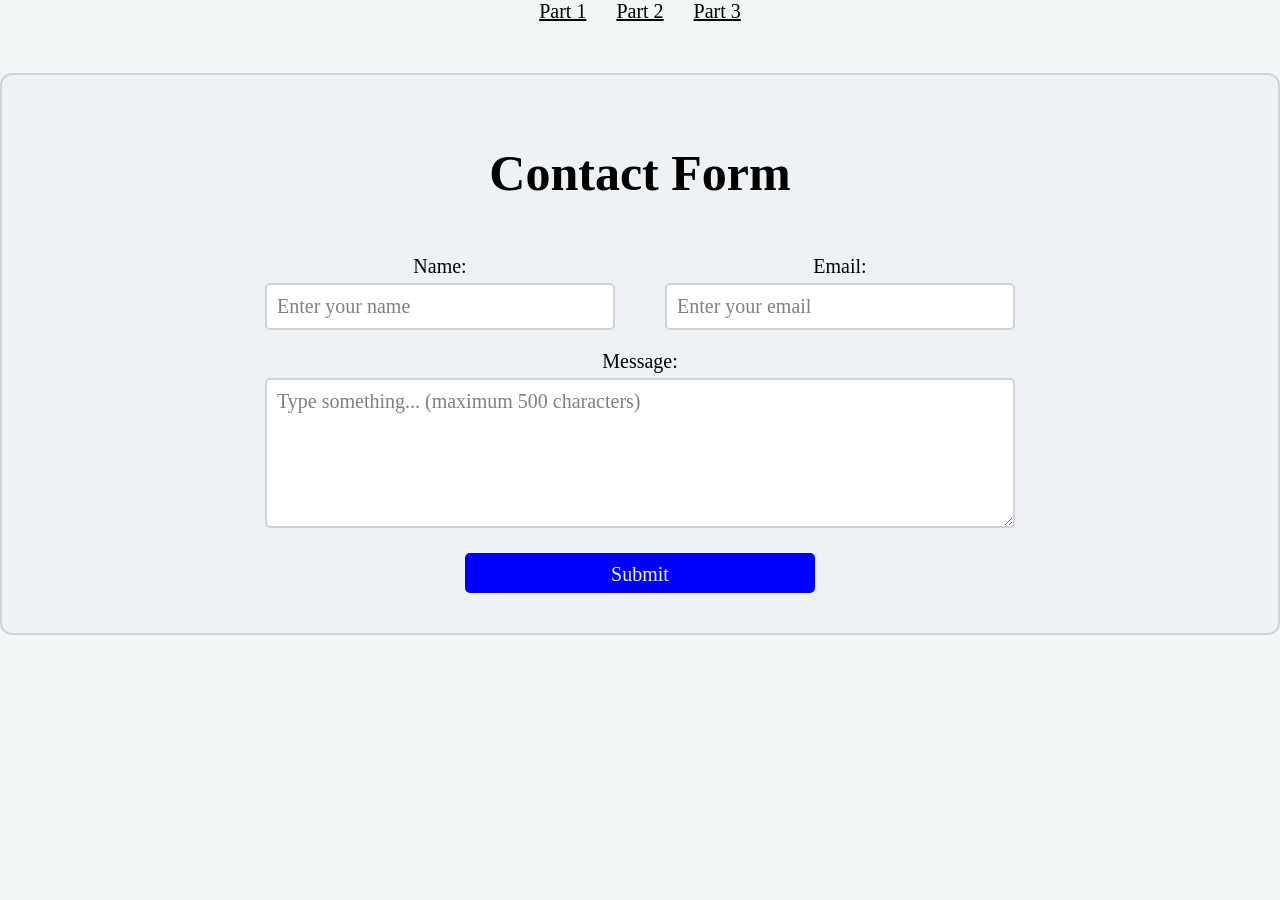
<file: index.html>
<!DOCTYPE html>
<html lang="en">
<head>
    <meta charset="UTF-8">
    <meta name="viewport" content="width=device-width, initial-scale=1.0">
    <link rel="stylesheet" href="styles.css">
    <title>Part 1</title>
</head>
<body>
    <nav class="navbar">
        <div class="nav">
            <a href="index.html">Part 1</a>
        </div>
        <div class="nav">
            <a href="part2.html">Part 2</a>
        </div>
        <div class="nav">
            <a href="part3.html">Part 3</a>
        </div>
    </nav>
    <form>
        <h1>Contact Form</h1>
        <div class="row">
            <div class="r1">
                <label for="name">Name: </label>
                <input type="text" id="name" name="name" minlength="2" maxlength="15" placeholder="Enter your name" required>
            </div>
            <div class="r2">
                <label for="email">Email:</label>
                <input type="email" id="email" name="email" placeholder="Enter your email" required>
            </div>
        </div>
        <label for="msg">Message:</label>
        <textarea id="msg" name="msg" placeholder="Type something... (maximum 500 characters)" maxlength="500" required></textarea>
        <label><input type="submit" id="submit" name="submit" value="Submit"></label>
    </form>
</body>    
</html>
</file>
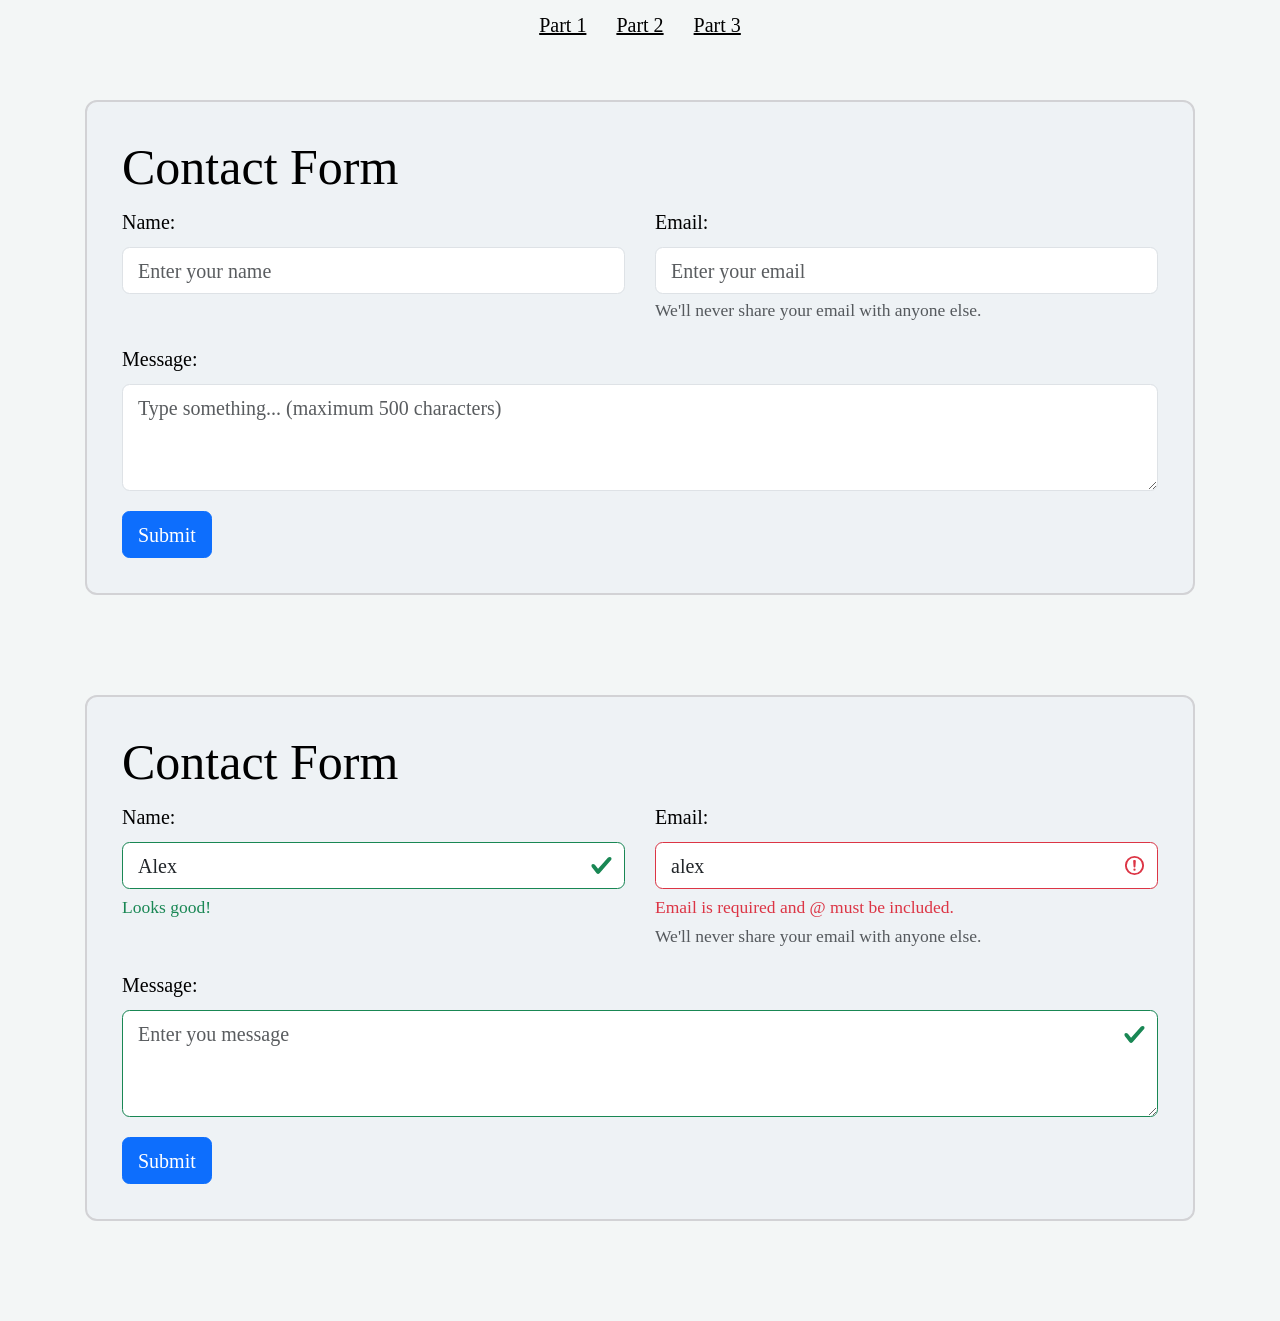
<file: part2.html>
<!DOCTYPE html>
<html lang="en">
<head>
    <meta charset="UTF-8">
    <meta name="viewport" content="width=device-width, initial-scale=1.0">
    <link href="https://cdn.jsdelivr.net/npm/bootstrap@5.3.8/dist/css/bootstrap.min.css" rel="stylesheet" integrity="sha384-sRIl4kxILFvY47J16cr9ZwB07vP4J8+LH7qKQnuqkuIAvNWLzeN8tE5YBujZqJLB" crossorigin="anonymous">
    <script src="https://cdn.jsdelivr.net/npm/bootstrap@5.3.8/dist/js/bootstrap.bundle.min.js"></script>
    <link rel="stylesheet" href="styles2.css">
    <title>Part 2</title>
</head>
<body>
    <nav class="navbar">
        <div class="nav">
            <a href="index.html">Part 1</a>
        </div>
        <div class="nav">
            <a href="part2.html">Part 2</a>
        </div>
        <div class="nav">
            <a href="part3.html">Part 3</a>
        </div>
    </nav>
    <div class="container">
        <form class="needs-validation" novalidate>
            <div class="row">
            <h1>Contact Form</h1>
                <div class="col-md-6 mb-3">
                    <label for="name" class="form-label">Name:</label>
                    <input type="text" class="form-control" id="name" placeholder="Enter your name" required>
                    <div class="invalid-feedback">Name is required.</div>
                    <div class="valid-feedback">Looks good!</div>
                </div>
                <div class="col-md-6 mb-3">
                    <label for="email" class="form-label">Email:</label>
                    <input type="email" class="form-control" id="email" placeholder="Enter your email" required>
                    <div class="invalid-feedback">Email is required and @ must be included.</div>
                    <div class="valid-feedback">Looks good!</div>
                    <small id="emailHelp" class="form-text text-body-secondary">We'll never share your email with anyone else.</small>
                </div>
                <div class="col-12 mb-3">
                    <label for="msg" class="form-label">Message:</label>
                    <textarea class="form-control" id="msg" rows="3" placeholder="Type something... (maximum 500 characters)" required></textarea>
                    <div class="invalid-feedback">Message is required.</div>
                    <div class="valid-feedback">Looks good!</div>
                </div>
                </div>
            <button type="submit" class="btn btn-primary">Submit</button>
        </form>
        <!--the same second form with is-valid and is-invalid which doesnt change the validness-->
        <form>
            <h1>Contact Form</h1>
            <div class="row">
                <div class="col-md-6 mb-3">
                    <label for="name" class="form-label">Name:</label>
                    <input type="text" class="form-control is-valid" id="name" value="Alex" required>
                    <div class="invalid-feedback">Name is required.</div>
                    <div class="valid-feedback">Looks good!</div>
                </div>
                <div class="col-md-6 mb-3">
                    <label for="email" class="form-label">Email:</label>
                    <input type="email" class="form-control is-invalid" id="email" value="alex" required>
                    <div class="invalid-feedback">Email is required and @ must be included.</div>
                    <div class="valid-feedback">Looks good!</div>
                    <small id="emailHelp" class="form-text text-body-secondary">We'll never share your email with anyone else.</small>
                </div>
                <div class="col-12 mb-3">
                    <label for="msg" class="form-label">Message:</label>
                    <textarea class="form-control is-valid" id="msg" rows="3" placeholder="Enter you message" required></textarea>
                </div>
            </div>
            <button type="submit" class="btn btn-primary">Submit</button>
        </form>
        </div>
        <script>
            (() => {
            'use strict'
            const forms = document.querySelectorAll('.needs-validation')
            Array.from(forms).forEach(form => {
                form.addEventListener('submit', event => {
                if (!form.checkValidity()) {
                    event.preventDefault()
                    event.stopPropagation()
                }
                form.classList.add('was-validated')
                }, false)
            })
            })()
        </script>
</body>    
</html>
</file>
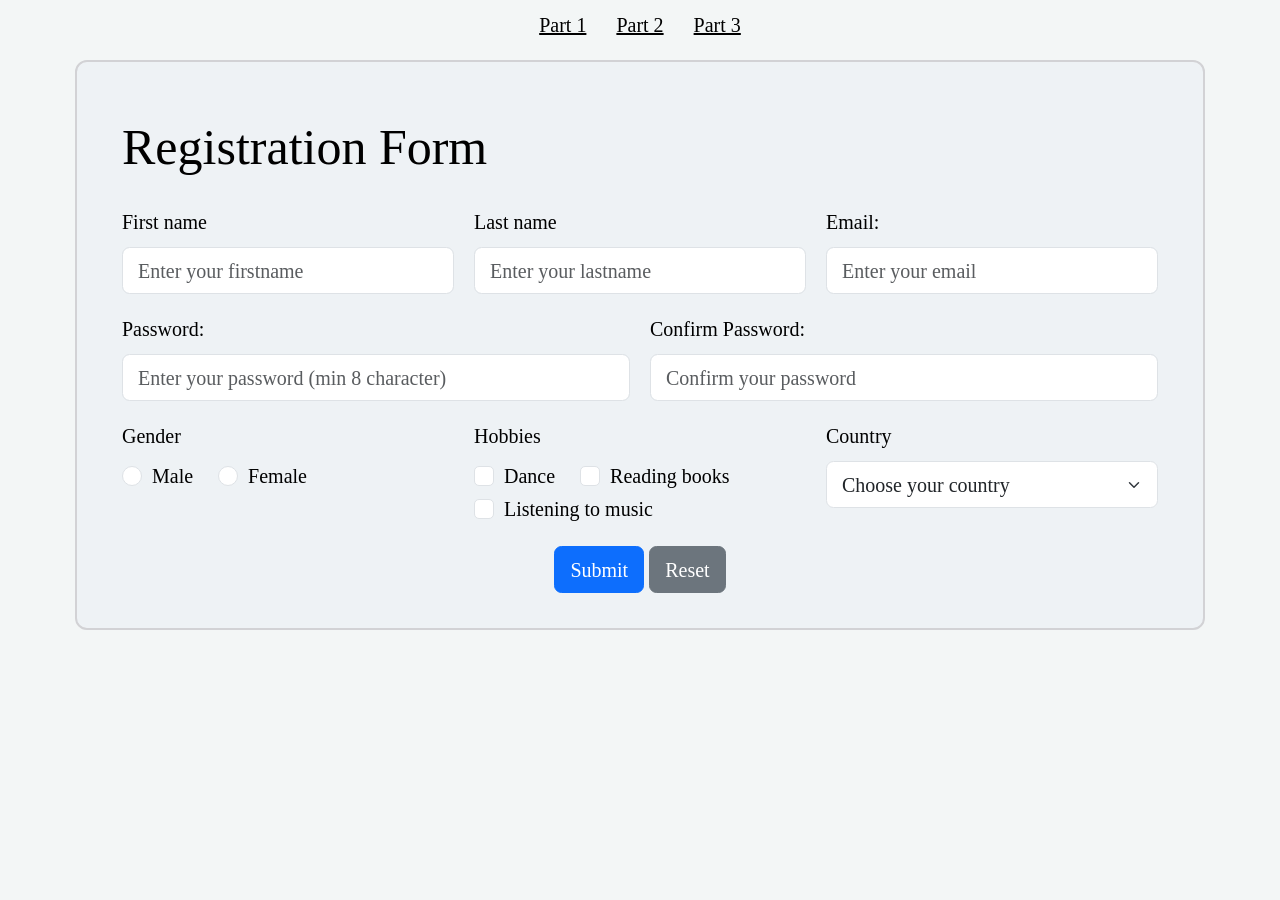
<file: part3.html>
<!DOCTYPE html>
<html lang="en">
<head>
    <meta charset="UTF-8">
    <meta name="viewport" content="width=device-width, initial-scale=1.0">
    <link href="https://cdn.jsdelivr.net/npm/bootstrap@5.3.8/dist/css/bootstrap.min.css" rel="stylesheet" integrity="sha384-sRIl4kxILFvY47J16cr9ZwB07vP4J8+LH7qKQnuqkuIAvNWLzeN8tE5YBujZqJLB" crossorigin="anonymous">
    <link rel="stylesheet" href="styles3.css">
    <title>Part 3</title>
</head>
<body>
    <nav class="navbar">
        <div class="nav">
            <a href="index.html">Part 1</a>
        </div>
        <div class="nav">
            <a href="part2.html">Part 2</a>
        </div>
        <div class="nav">
            <a href="part3.html">Part 3</a>
        </div>
    </nav>
    <div class="container">
        <form class="row g-3 needs-validation" novalidate>
            <h1>Registration Form</h1>
            <div class="col-md-4">
                <label for="fname" class="form-label">First name</label>
                <input type="text" class="form-control" id="fname" placeholder="Enter your firstname" required>
                <div class="invalid-feedback">Firstname is required!</div>
                <div class="valid-feedback">Looks good!</div>
            </div>
            <div class="col-md-4">
                <label for="sname" class="form-label">Last name</label>
                <input type="text" class="form-control" id="sname" placeholder="Enter your lastname" required>
                <div class="invalid-feedback">Lastname is required!</div>
                <div class="valid-feedback">Looks good!</div>
            </div>
            <div class="col-md-4">
                <label for="email" class="form-label">Email:</label>
                <input type="email" class="form-control" id="email" placeholder="Enter your email" required>
                <div class="invalid-feedback">Include @!</div>
                <div class="valid-feedback">Looks good!</div>
            </div>
            <div class="col-md-6">
                <label for="pwd" class="form-label">Password:</label>
                <input type="password" class="form-control" id="pwd" minlength="8" placeholder="Enter your password (min 8 character)" name="pwd" required>
                <div class="invalid-feedback">Password must be at least of 8 characters.</div>
                <div class="valid-feedback">Looks good!</div>
            </div>
            <div class="col-md-6">
                <label for="confirm" class="form-label">Confirm Password:</label>
                <input type="password" class="form-control" id="confirm" minlength="8" placeholder="Confirm your password" name="confirm" required>
                <div class="invalid-feedback">Password must be at least of 8 characters.</div>
                <div class="valid-feedback">Looks good!</div>
            </div>
             <div class="col-4">
                <label class="form-label d-block">Gender</label>
                <div class="form-check form-check-inline">
                    <input class="form-check-input" type="radio" name="gender" id="male" value="male" required>
                    <label class="form-check-label" for="male">Male</label>
                </div>
                <div class="form-check form-check-inline">
                    <input class="form-check-input" type="radio" name="gender" id="female" value="female">
                    <label class="form-check-label" for="female">Female</label>
                </div>
            </div>
            <div class="col-4">
                <label class="form-label d-block">Hobbies</label>
                <div class="form-check form-check-inline">
                    <input class="form-check-input" type="checkbox" id="dance" value="dance">
                    <label class="form-check-label" for="dance">Dance</label>
                </div>
                <div class="form-check form-check-inline">
                    <input class="form-check-input" type="checkbox" id="books" value="books">
                    <label class="form-check-label" for="books">Reading books</label>
                </div>
                <div class="form-check form-check-inline">
                    <input class="form-check-input" type="checkbox" id="music" value="music">
                    <label class="form-check-label" for="music">Listening to music</label>
                </div>
            </div>
            <div class="col-4">
                <label for="country" class="form-label">Country</label>
                <select class="form-select" id="country" required>
                    <option selected value="">Choose your country</option>
                    <option  value="Austria">Austria</option>
                    <option value="Kazakhstan">Kazakhstan</option>
                    <option value="Russia">Russia</option>
                    <option value="China">China</option>
                    <option value="France">France</option>
                    <option value="other">...</option>
                </select>
                <div class="invalid-feedback">
                Please select a valid state.
                </div>
            </div>
            <div class="col-12 text-center">
                <button class="btn btn-primary" type="submit">Submit</button>
                <button class="btn btn-secondary" type="reset">Reset</button>
            </div>
        </form>
        </div>
        <script>
            (() => {
            'use strict'
            const forms = document.querySelectorAll('.needs-validation')
            Array.from(forms).forEach(form => {
                form.addEventListener('submit', event => {
                if (!form.checkValidity()) {
                    event.preventDefault()
                    event.stopPropagation()
                }
                form.classList.add('was-validated')
                }, false)
            })
            })()
        </script>
</body>    
</html>
</file>
<file: styles.css>
*{
    box-sizing: border-box;
    font-family: 'Times New Roman', Times, serif;
    font-size: 20px;
    color: black;
    
}
body{
    text-align: center;
    background-color: rgb(243, 246, 246);
    margin: 0 auto;
}
.navbar{
    display:flex;
    flex-direction: row;
    justify-content: center;
    align-items: center;
    gap: 30px;
    margin-bottom: 30px;

}
.nav{
    display:flex;
    flex-direction: row;
    gap:15px;
    list-style-type: none;
}
a{
    color: black;
}
a:hover{
    color:brown;
}
h1{
    font-size: 50px;
}
form{
    margin: 50px auto 100px;
    padding: 35px;
    background-color: rgba(238, 242, 246, 0.9);
    border: 2px solid #d2d2d5;
    border-radius: 12px;
    
}
label{
    display: block;
    margin-top:20px;
    margin-bottom: 5px;
}
input{
    min-width: 350px;
    min-height: 40px; 
}
input, textarea{
    border: 2px solid #d2d2d5;
    border-radius: 5px;
    padding: 10px;
}
.row{
    display: flex;
    flex-direction: row;
    gap: 50px;
    justify-content: center;
}
::placeholder{
    color:grey;
}
textarea{
    min-height: 150px;
    width: 750px;
    max-width: 750px;
}
#submit{
    width: 250px;
    height:30px;
    background-color: blue;
    color: aliceblue;
    border: none;
}
</file>
<file: styles2.css>
*{
    box-sizing: border-box;
    font-family: 'Times New Roman', Times, serif;
    font-size: 20px;
    color: black;
}
body{
    background-color: rgb(243, 246, 246);
    margin: 0 auto;
}
form{
    margin: 50px auto 100px;
    padding: 35px;
    background-color: rgba(238, 242, 246, 0.9);
    border: 2px solid #d2d2d5;
    border-radius: 12px;
}
.navbar{
    display:flex;
    flex-direction: row;
    justify-content: center;
    align-items: center;
    gap: 30px;
    margin-bottom: 30px;
}
.nav{
    display:flex;
    flex-direction: row;
    gap:15px;
    list-style-type: none;
}
a{
    color: black;
}
a:hover{
    color:brown;
}
</file>
<file: styles3.css>
*{
    box-sizing: border-box;
    font-family: 'Times New Roman', Times, serif;
    font-size: 20px;
    color: black;
}
body{
    background-color: rgb(243, 246, 246);
    margin: 0 auto;
}
form{
    margin: 50px auto 100px;
    padding: 35px;
    background-color: rgba(238, 242, 246, 0.9);
    border: 2px solid #d2d2d5;
    border-radius: 12px;
}
.navbar{
    display:flex;
    flex-direction: row;
    justify-content: center;
    align-items: center;
    gap: 30px;
    margin-bottom: 30px;
}
.nav{
    display:flex;
    flex-direction: row;
    gap:15px;
    list-style-type: none;
}
a{
    color: black;
}
a:hover{
    color:brown;
}
.form-check-label,
.form-check-label {
    color: black;
}
</file>
